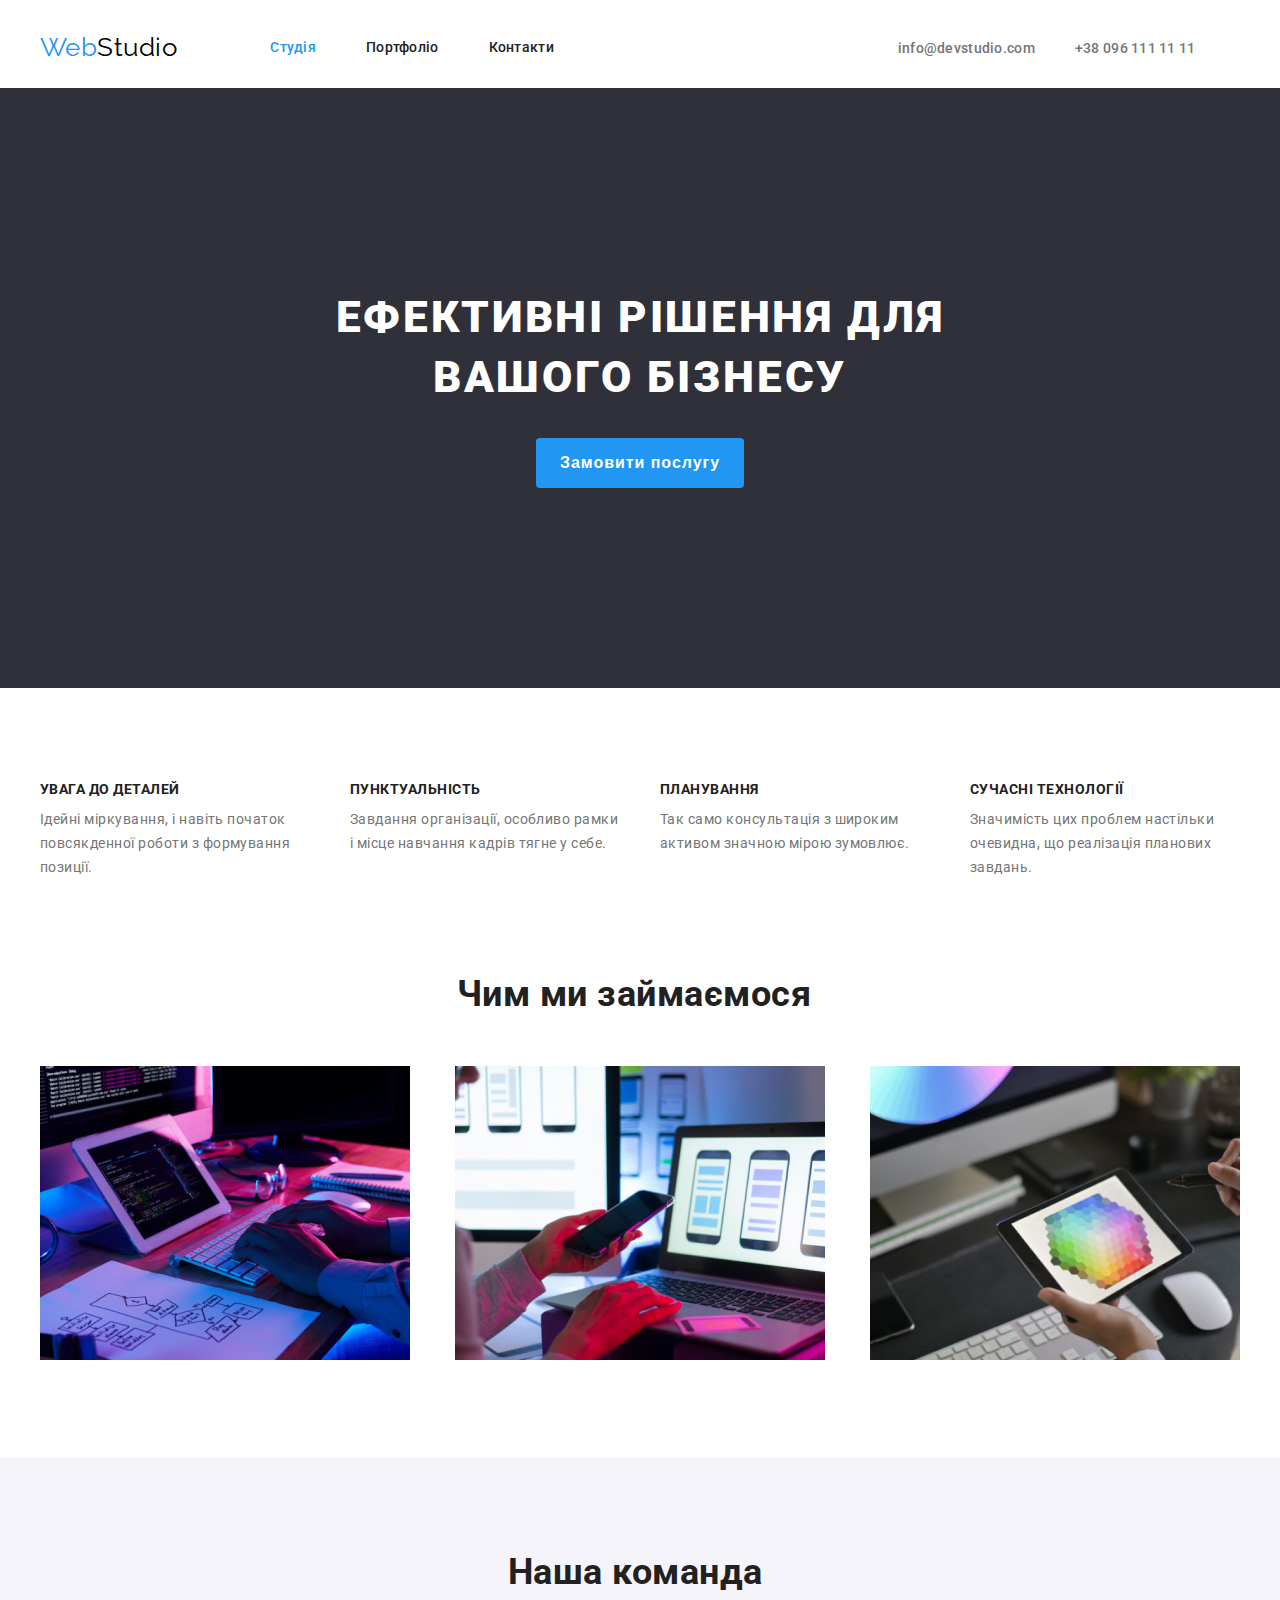
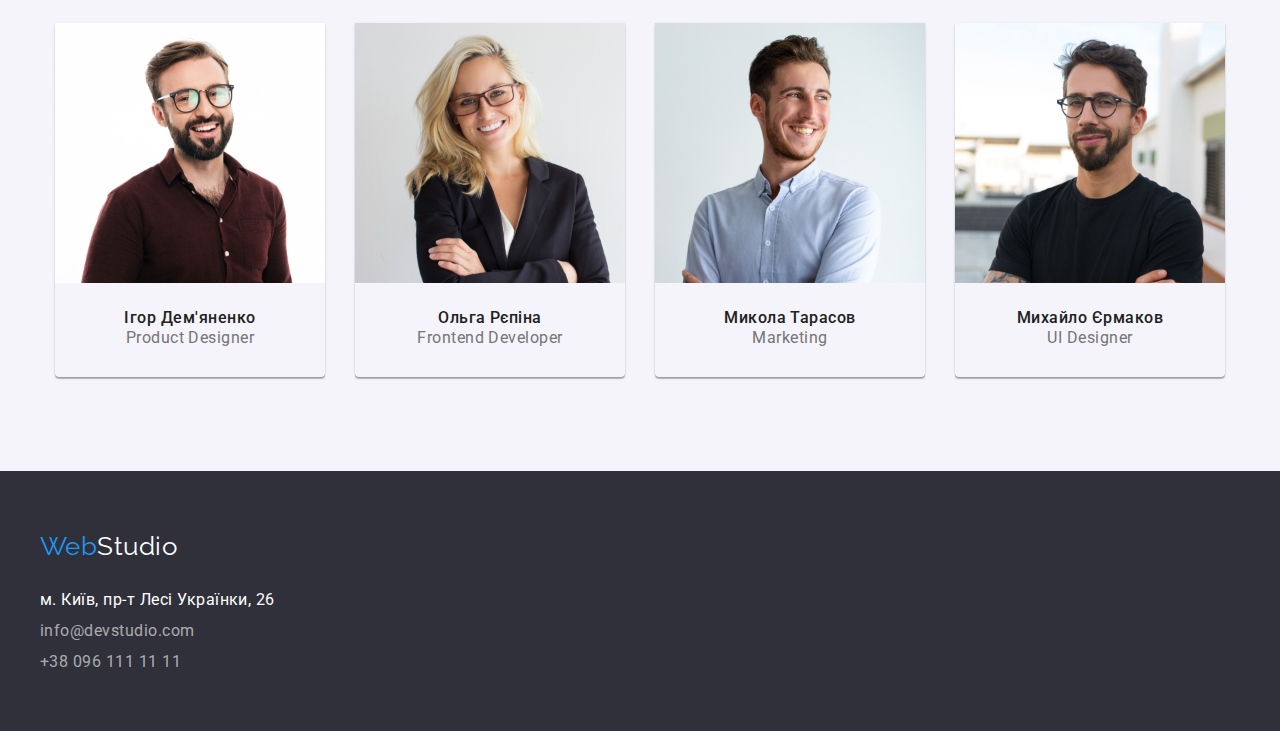
<file: index.html>
<!DOCTYPE html>
<html lang="en">
  <head>
    <meta charset="UTF-8" />
    <meta http-equiv="X-UA-Compatible" content="IE=edge" />
    <meta name="viewport" content="width=device-width, initial-scale=1.0" />
    <title>Web Studio</title>
    <link rel="preconnect" href="https://fonts.googleapis.com" />
    <link rel="preconnect" href="https://fonts.gstatic.com" crossorigin />
    <link
      href="https://fonts.googleapis.com/css2?family=Raleway:wght@700&family=Roboto:wght@400;500;700;900&display=swap"
      rel="stylesheet"
    />
    <link
      rel="stylesheet"
      href="https://cdnjs.cloudflare.com/ajax/libs/modern-normalize/1.1.0/modern-normalize.min.css"
      integrity="sha512-wpPYUAdjBVSE4KJnH1VR1HeZfpl1ub8YT/NKx4PuQ5NmX2tKuGu6U/JRp5y+Y8XG2tV+wKQpNHVUX03MfMFn9Q=="
      crossorigin="anonymous"
      referrerpolicy="no-referrer"
    />
    <link rel="stylesheet" href="./css/styles.css" />
  </head>
  <body>
    <!--Header-->
    <header class="header container">
      <a href="index.html" class="logo"><span class="logo-span">Web</span>Studio</a>
      <nav class="main-nav">
        <ul class="header-nav marker">
          <li class="header-list"><a href="./index.html" class="header-link current">Студія</a></li>
          <li class="header-list"><a href="./portfolio.html" class="header-link">Портфоліо</a></li>
          <li class="header-list"><a href="" class="header-link">Контакти</a></li>
        </ul>
      </nav>
      <div class="header-address">
        <ul class="contacts marker">
          <li class="contacts-list">
            <a href="mailto:info@devstudio.com" class="contacts-link">info@devstudio.com</a>
          </li>
          <li class="contacts-list">
            <a href="tel:+380961111111" class="contacts-link">+38 096 111 11 11</a>
          </li>
        </ul>
      </div>
    </header>

    <!--Main-->
    <main>
      <section class="hero-section">
        <div class="container">
          <h1 class="hero-title">Ефективні рішення для вашого бізнесу</h1>
          <button type="button" class="hero-btn">Замовити послугу</button>
        </div>
      </section>

      <!--Company's softskills-->
      <h2 class="features-hidden">Наші переваги</h2>
      <section class="features-section container">
        <ul class="features marker">
          <li class="features-list first">
            <h3 class="features-title">УВАГА ДО ДЕТАЛЕЙ</h3>
            <p class="features-text">
              Ідейні міркування, і навіть початок повсякденної роботи з формування позиції.
            </p>
          </li>
          <li class="features-list second">
            <h3 class="features-title">ПУНКТУАЛЬНІСТЬ</h3>
            <p class="features-text">
              Завдання організації, особливо рамки і місце навчання кадрів тягне у себе.
            </p>
          </li>
          <li class="features-list third">
            <h3 class="features-title">ПЛАНУВАННЯ</h3>
            <p class="features-text">
              Так само консультація з широким активом значною мірою зумовлює.
            </p>
          </li>
          <li class="features-list fourth">
            <h3 class="features-title">СУЧАСНІ ТЕХНОЛОГІЇ</h3>
            <p class="features-text">
              Значимість цих проблем настільки очевидна, що реалізація планових завдань.
            </p>
          </li>
        </ul>
      </section>

      <!-- Company's activity -->
      <section class="activity-section container">
        <h2 class="activity-title">Чим ми займаємося</h2>

        <ul class="activity marker">
          <li class="activity-list">
            <img src="./images/img1.jpg" alt="coding man" width="370" />
          </li>
          <li class="activity-list">
            <img src="./images/img2.jpg" alt="man is handing a phone" width="370" />
          </li>
          <li class="activity-list">
            <img src="./images/img3.jpg" alt="man is drawing on notapad" width="370" />
          </li>
        </ul>
      </section>

      <!--Company's team-->
      <section class="team-section">
        <div class="container">
          <h2 class="team-title">Наша команда</h2>
          <ul class="team marker">
            <li class="team-list">
              <img src="./images/box1.jpg" alt="Ігор Дем'яненко" width="270" />
              <h3 class="team-member">Ігор Дем'яненко</h3>
              <p class="team-role">Product Designer</p>
            </li>
            <li class="team-list">
              <img src="./images/box2.jpg" alt="Ольга Рєпіна" width="270" />
              <h3 class="team-member">Ольга Рєпіна</h3>
              <p class="team-role">Frontend Developer</p>
            </li>
            <li class="team-list">
              <img src="./images/box3.jpg" alt="Микола Тарасов" width="270" />
              <h3 class="team-member">Микола Тарасов</h3>
              <p class="team-role">Marketing</p>
            </li>
            <li class="team-list">
              <img src="./images/box4.jpg" alt="Михайло Єрмаков" width="270" />
              <h3 class="team-member">Михайло Єрмаков</h3>
              <p class="team-role">UI Designer</p>
            </li>
          </ul>
        </div>
      </section>
    </main>

    <!--Footer-->
    <footer class="footer">
      <div class="container">
        <a href="index.html" class="footer-logo"><span class="logo-span">Web</span>Studio</a>

        <!--Contacts-->
        <address class="address-title">
          <ul class="address marker">
            <li class="address-list">
              <a
                href="https://www.google.com/maps/place/бульвар+Лесі+Українки,+26,+Київ,+02000/@50.4265807,30.5361971,17z/data=!3m1!4b1!4m5!3m4!1s0x40d4cf0e033ecbe9:0x57a4dffefec77da0!8m2!3d50.4265807!4d30.5383858"
                rel="noopener noreferrer nofollow"
                class="address-map"
                >м. Київ, пр-т Лесі Українки, 26</a
              >
            </li>
            <li class="address-list">
              <a href="mailto:info@devstudio.com" class="address-link">info@devstudio.com</a>
            </li>
            <li class="address-list">
              <a href="tel:+380961111111" class="address-link">+38 096 111 11 11</a>
            </li>
          </ul>
        </address>
      </div>
    </footer>
  </body>
</html>
</file>
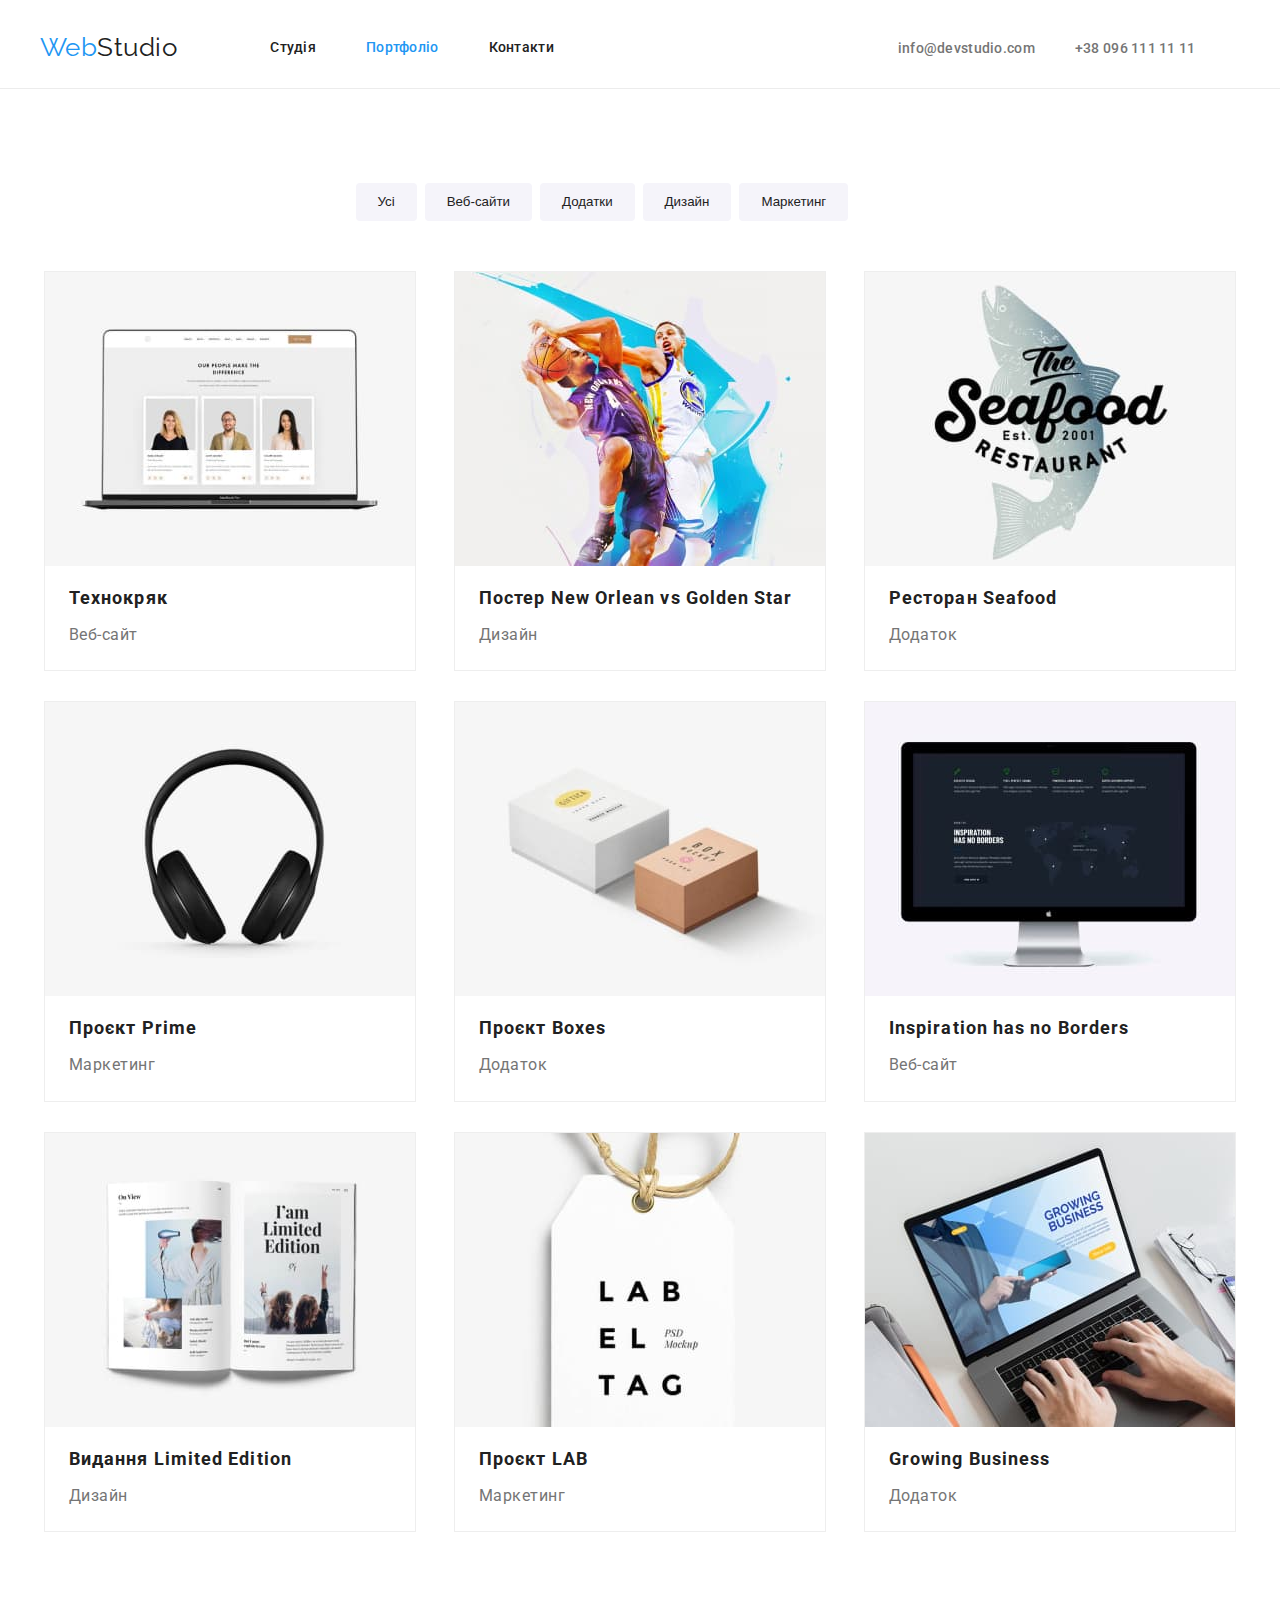
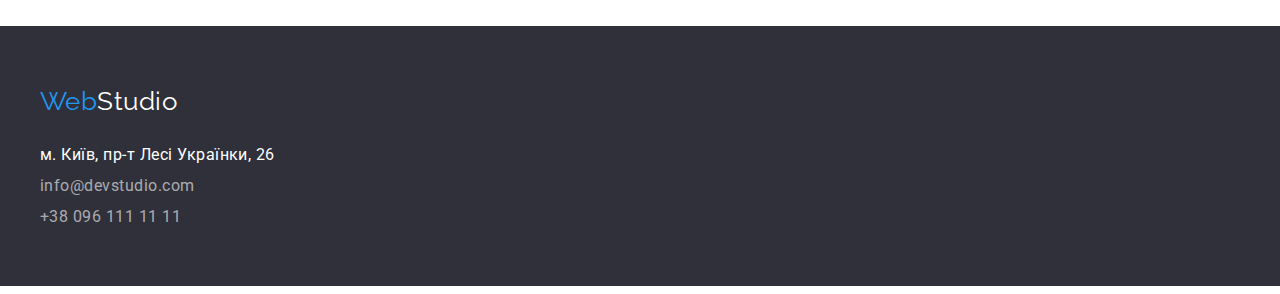
<file: portfolio.html>
<!DOCTYPE html>
<html lang="en">
  <head>
    <meta charset="UTF-8" />
    <meta http-equiv="X-UA-Compatible" content="IE=edge" />
    <meta name="viewport" content="width=device-width, initial-scale=1.0" />
    <title>Portfolio</title>
    <link rel="preconnect" href="https://fonts.googleapis.com" />
    <link rel="preconnect" href="https://fonts.gstatic.com" crossorigin />
    <link
      href="https://fonts.googleapis.com/css2?family=Raleway:wght@700&family=Roboto:wght@400;500;700;900&display=swap"
      rel="stylesheet"
    />
    <link
      rel="stylesheet"
      href="https://cdnjs.cloudflare.com/ajax/libs/modern-normalize/1.1.0/modern-normalize.min.css"
      integrity="sha512-wpPYUAdjBVSE4KJnH1VR1HeZfpl1ub8YT/NKx4PuQ5NmX2tKuGu6U/JRp5y+Y8XG2tV+wKQpNHVUX03MfMFn9Q=="
      crossorigin="anonymous"
      referrerpolicy="no-referrer"
    />
    <link rel="stylesheet" href="./css/portfolio.css" />
  </head>

  <body>
    <!--Header-->
    <header class="header container">
      <a href="index.html" class="logo"><span class="logo-span">Web</span>Studio</a>
      <nav class="main-nav">
        <ul class="header-nav marker">
          <li class="header-list"><a href="./index.html" class="header-link">Студія</a></li>
          <li class="header-list">
            <a href="./portfolio.html" class="header-link current">Портфоліо</a>
          </li>
          <li class="header-list"><a href="" class="header-link">Контакти</a></li>
        </ul>
      </nav>

      <ul class="contacts marker">
        <li class="contacts-list">
          <a href="mailto:info@devstudio.com" class="contacts-link">info@devstudio.com</a>
        </li>
        <li class="contacts-list">
          <a href="tel:+380961111111" class="contacts-link">+38 096 111 11 11</a>
        </li>
      </ul>
    </header>

    <!--Main-->
    <main class="main">
      <section class="section container">
        <h1 class="title-hidden">Наше портфоліо</h1>
        <ul class="buttons marker">
          <li class="buttons-list"><button type="button" class="buttons-link">Усі</button></li>
          <li class="buttons-list">
            <button type="button" class="buttons-link">Веб-сайти</button>
          </li>
          <li class="buttons-list"><button type="button" class="buttons-link">Додатки</button></li>
          <li class="buttons-list"><button type="button" class="buttons-link">Дизайн</button></li>
          <li class="buttons-list">
            <button type="button" class="buttons-link">Маркетинг</button>
          </li>
        </ul>

        <ul class="portfolio marker">
          <li class="portfolio-list">
            <img src="./images/portfolio-img1.jpg" alt="laptop" width="370" />
            <h2 class="portfolio-title">Технокряк</h2>
            <p class="portfolio-text">Веб-сайт</p>
          </li>
          <li class="portfolio-list">
            <img src="./images/portfolio-img2.jpg" alt="basketball players" width="370" />
            <h2 class="portfolio-title">Постер New Orlean vs Golden Star</h2>
            <p class="portfolio-text">Дизайн</p>
          </li>
          <li class="portfolio-list">
            <img src="./images/portfolio-img3.jpg" alt="restaurant border" width="370" />
            <h2 class="portfolio-title">Ресторан Seafood</h2>
            <p class="portfolio-text">Додаток</p>
          </li>
          <li class="portfolio-list">
            <img src="./images/portfolio-img4.jpg" alt="headphones" width="370" />
            <h2 class="portfolio-title">Проєкт Prime</h2>
            <p class="portfolio-text">Маркетинг</p>
          </li>
          <li class="portfolio-list">
            <img src="./images/portfolio-img5.jpg" alt="two boxes" width="370" />
            <h2 class="portfolio-title">Проєкт Boxes</h2>
            <p class="portfolio-text">Додаток</p>
          </li>
          <li class="portfolio-list">
            <img src="./images/portfolio-img6.jpg" alt="personal computer" width="370" />
            <h2 class="portfolio-title">Inspiration has no Borders</h2>
            <p class="portfolio-text">Веб-сайт</p>
          </li>
          <li class="portfolio-list">
            <img src="./images/portfolio-img7.jpg" alt="magazine" width="370" />
            <h2 class="portfolio-title">Видання Limited Edition</h2>
            <p class="portfolio-text">Дизайн</p>
          </li>
          <li class="portfolio-list">
            <img src="./images/portfolio-img8.jpg" alt="label" width="370" />
            <h2 class="portfolio-title">Проєкт LAB</h2>
            <p class="portfolio-text">Маркетинг</p>
          </li>
          <li class="portfolio-list">
            <img src="./images/portfolio-img9.jpg" alt="web-serfing man" width="370" />
            <h2 class="portfolio-title">Growing Business</h2>
            <p class="portfolio-text">Додаток</p>
          </li>
        </ul>
      </section>
    </main>
    <!--Footer-->
    <footer class="footer">
      <div class="container">
        <a href="index.html" class="footer-logo"><span class="logo-span">Web</span>Studio</a>

        <!--Contacts-->
        <address class="address-title">
          <ul class="address marker">
            <li class="address-list">
              <a
                href="https://www.google.com/maps/place/бульвар+Лесі+Українки,+26,+Київ,+02000/@50.4265807,30.5361971,17z/data=!3m1!4b1!4m5!3m4!1s0x40d4cf0e033ecbe9:0x57a4dffefec77da0!8m2!3d50.4265807!4d30.5383858"
                rel="noopener noreferrer nofollow"
                class="address-map"
                >м. Київ, пр-т Лесі Українки, 26</a
              >
            </li>
            <li class="address-list">
              <a href="mailto:info@devstudio.com" class="address-link">info@devstudio.com</a>
            </li>
            <li class="address-list">
              <a href="tel:+380961111111" class="address-link">+38 096 111 11 11</a>
            </li>
          </ul>
        </address>
      </div>
    </footer>
  </body>
</html>
</file>
<file: css/styles.css>
:root {
  --header-color: #000000;
  --font-color: #212121;
  --text-color: #757575;
  --main-color: #ffffff;
  --logo-color: #2196f3;
  --footer-color: #2f303a;
}

body {
  max-width: 1600px;
  margin-right: auto;
  margin-left: auto;
  color: var(--font-color);
  background-color: var(--main-color);
  font-family: Roboto, sans-serif;
  letter-spacing: 0.03em;
}

h1,
h2,
h3,
h4,
h5,
h6,
ul,
p {
  margin-top: 0;
  margin-bottom: 0;
  padding: 0;
}

.marker {
  list-style: none;
}

.container {
  width: 1200px;
  margin-left: auto;
  margin-right: auto;
}

/* Header */

.header {
  display: flex;
  align-items: center;
}

.main-nav {
  margin-left: 93px;
}

.header-nav {
  display: flex;
}

.header-address {
  margin-left: 344px;
}

.contacts {
  display: flex;
}

.logo {
  padding-top: 24px;
  padding-bottom: 25px;

  color: var(--header-color);
  text-decoration: none;
  font-family: Raleway;
  font-size: 26px;
  line-height: 1.19;
}
.logo-span {
  color: var(--logo-color);
}

.header-link {
  display: block;
  padding-top: 32px;
  padding-bottom: 32px;

  color: var(--font-color);
  text-decoration: none;
  font-weight: 500;
  font-size: 14px;
  line-height: 1.14;
  letter-spacing: 0.02em;
  cursor: pointer;
}

.header-nav .header-list + .header-list {
  margin-left: 50px;
}

.header-link:hover,
.header-link:focus {
  color: var(--logo-color);
}

.header-nav .current {
  color: var(--logo-color);
}

.contacts-link {
  padding-top: 32px;
  padding-bottom: 32px;

  color: var(--text-color);
  font-style: normal;
  text-decoration: none;
  font-weight: 500;
  font-size: 14px;
  line-height: 1.14;
  letter-spacing: 0.02em;
}

.contacts .contacts-list + .contacts-list {
  margin-left: 40px;
}

.contacts-link:hover,
.contacts-link:focus {
  color: var(--logo-color);
}

/* MAIN SECTION */

/* Hero */

.hero-section {
  background-color: var(--footer-color);
  text-align: center;
  padding-bottom: 200px;
}

.hero-title {
  color: var(--main-color);
  font-weight: 900;
  font-size: 44px;
  line-height: 1.36;
  letter-spacing: 0.06em;
  text-transform: uppercase;

  width: 696px;
  margin-left: auto;
  margin-right: auto;
  margin-bottom: 30px;
  padding-top: 200px;
}
.hero-btn {
  padding: 10px 24px;

  color: var(--main-color);
  background-color: var(--logo-color);
  border: 0;
  border-radius: 4px;
  font-weight: 700;
  font-size: 16px;
  line-height: 1.9;
  letter-spacing: 0.06em;
}
.hero-btn:hover,
.hero-btn:focus {
  color: var(--font-color);
  background-color: var(--main-color);
  cursor: pointer;
}

/* Company's softskills */

.features-hidden {
  position: absolute;
  width: 1px;
  height: 1px;
  margin: -1px;
  border: 0;
  padding: 0;

  white-space: nowrap;
  clip-path: inset(100%);
  clip: rect(0 0 0 0);
  overflow: hidden;
}

.features {
  display: flex;
  justify-content: space-between;
}

.features-section {
  padding-top: 94px;
  padding-bottom: 94px;
}

.features-title {
  margin-bottom: 10px;

  font-size: 14px;
  line-height: 1.14;
  text-transform: uppercase;
}

.features-text {
  width: 270px;

  color: var(--text-color);
  font-size: 14px;
  line-height: 1.71;
}

/* Company's activity */

.activity-section {
  padding-bottom: 94px;
}

.activity-title {
  width: 366px;
  margin-right: auto;
  margin-left: auto;
  margin-bottom: 50px;

  color: var(--font-color);
  font-size: 36px;
  line-height: 1.16;
}

.activity {
  display: flex;
  justify-content: space-between;
}

/* Company's team */

.team-section {
  padding-top: 94px;
  padding-bottom: 94px;
  background-color: #f5f4fa;
}

.team-title {
  width: 264px;
  margin-right: auto;
  margin-left: auto;
  margin-bottom: 30px;

  color: var(--font-color);
  font-size: 36px;
  line-height: 1.16;
}

.team {
  display: flex;
  justify-content: space-around;
}

.team-list {
  padding-bottom: 30px;

  box-shadow: 0px 1px 3px rgba(0, 0, 0, 0.12), 0px 1px 1px rgba(0, 0, 0, 0.14),
    0px 2px 1px rgba(0, 0, 0, 0.2);
  border-radius: 0px 0px 4px 4px;
}

.team-role {
  text-align: center;

  color: var(--text-color);
  line-height: 1.19;
}

.team-member {
  margin-top: 30px;
  margin-bottom: 10px;
  text-align: center;

  color: var(--font-color);
  font-weight: 500;
  font-size: 16px;
  line-height: 1.19px;
}
/* FOOTER */

.footer {
  background-color: var(--footer-color);
  padding-top: 60px;
  padding-bottom: 60px;
}

.footer-logo {
  display: block;
  margin-bottom: 28px;

  color: var(--main-color);
  text-decoration: none;
  font-family: Raleway;
  font-size: 26px;
  line-height: 1.19;
}

/* ADDRESS */
.address-list:not(:last-child) {
  margin-bottom: 12px;
}

.address-map {
  color: var(--main-color);
  font-style: normal;
  text-decoration: none;
}
.address-map:hover,
.address-map:focus {
  color: var(--logo-color);
}

.address-link {
  color: rgba(255, 255, 255, 0.6);
  font-style: normal;
  text-decoration: none;
}
.address-link:hover,
.address-link:focus {
  color: var(--logo-color);
}
</file>
<file: css/portfolio.css>
:root {
  --main-color: #212121;
  --second-color: #757575;
  --accent-color: #2196f3;
  --back2-color: #ffffff;
  --footer-color: #2f303a;
  --button-color: #f5f4fa;
}

body {
  max-width: 1600px;
  margin-right: auto;
  margin-left: auto;
  color: var(--main-color);
  background-color: var(--back2-color);
  font-family: Roboto, sans-serif;
  letter-spacing: 0.03em;
}

h1,
h2,
h3,
h4,
h5,
h6,
ul,
p {
  margin-top: 0;
  margin-bottom: 0;
  padding: 0;
}

.container {
  width: 1200px;
  margin-left: auto;
  margin-right: auto;
}

.marker {
  list-style: none;
}

/* HEADER */

.header {
  display: flex;
  align-items: center;
}

.header-nav {
  display: flex;
}

.contacts {
  display: flex;
  margin-left: 344px;
}

.logo {
  padding-top: 24px;
  padding-bottom: 25px;

  color: var(--main-color);
  text-decoration: none;
  font-family: Raleway;
  font-size: 26px;
  line-height: 1.19;
}

.logo-span {
  color: var(--accent-color);
}

.header-link {
  display: block;
  padding-top: 32px;
  padding-bottom: 32px;

  color: var(--main-color);
  text-decoration: none;
  font-weight: 500;
  font-size: 14px;
  line-height: 1.14;
  letter-spacing: 0.02em;
  cursor: pointer;
}

.header-nav .header-list + .header-list {
  margin-left: 50px;
}

.header-link:hover,
.header-link:focus {
  color: var(--accent-color);
}

.header-nav .current {
  color: var(--accent-color);
}

.contacts-link {
  padding-top: 32px;
  padding-bottom: 32px;

  color: var(--second-color);
  font-style: normal;
  text-decoration: none;
  font-weight: 500;
  font-size: 14px;
  line-height: 1.14;
  letter-spacing: 0.02em;
}

.contacts .contacts-list + .contacts-list {
  margin-left: 40px;
}

.contacts-link:hover,
.contacts-link:focus {
  color: var(--accent-color);
}

/* MAIN */

.title-hidden {
  position: absolute;
  width: 1px;
  height: 1px;
  margin: -1px;
  border: 0;
  padding: 0;

  white-space: nowrap;
  clip-path: inset(100%);
  clip: rect(0 0 0 0);
  overflow: hidden;
}

.section {
  padding-top: 94px;
  padding-bottom: 94px;
}

.main {
  border-top: 1px solid #ececec;
}

.main-nav {
  margin-left: 93px;
}

.buttons {
  display: flex;
  margin-bottom: 50px;

  width: 569px;
  margin-right: auto;
  margin-left: auto;
}

.buttons-list:not(:last-child) {
  margin-right: 8px;
}

.buttons-link {
  padding: 6px 22px;
  border-radius: 4px;

  color: var(--main-color);
  background-color: var(--button-color);
  border: 0;
  cursor: pointer;
  height: 38px;
  line-height: 1.62px;
  font-weight: 500;
  text-align: center;
}

.buttons-link:hover,
.buttons-link:focus {
  color: var(--back2-color);
  background-color: var(--accent-color);
}

.portfolio {
  display: flex;
  flex-wrap: wrap;
  justify-content: space-around;
  gap: 30px;
}

.portfolio-list {
  padding-bottom: 20px;

  background: var(--back2-color);
  border: 1px solid #eeeeee;
}

.portfolio-title {
  padding-top: 10px;
  padding-left: 24px;
  margin-bottom: 4px;

  font-size: 18px;
  line-height: 2;
  letter-spacing: 0.06em;
}

.portfolio-text {
  color: var(--second-color);
  line-height: 1.9;
  padding-left: 24px;
}
/* FOOTER */

.footer {
  background-color: var(--footer-color);
  padding-top: 60px;
  padding-bottom: 60px;
}

.footer-logo {
  display: block;
  margin-bottom: 28px;

  color: var(--back2-color);
  text-decoration: none;
  font-family: Raleway;
  font-size: 26px;
  line-height: 1.19;
}

/* ADDRESS */

.address-list:not(:last-child) {
  margin-bottom: 12px;
}

.address-map {
  color: var(--back2-color);
  font-style: normal;
  text-decoration: none;
}

.address-map:hover,
.address-map:focus {
  color: var(--accent-color);
}

.address-link {
  color: rgba(255, 255, 255, 0.6);
  font-style: normal;
  text-decoration: none;
}

.address-link:hover,
.address-link:focus {
  color: var(--accent-color);
}
</file>
